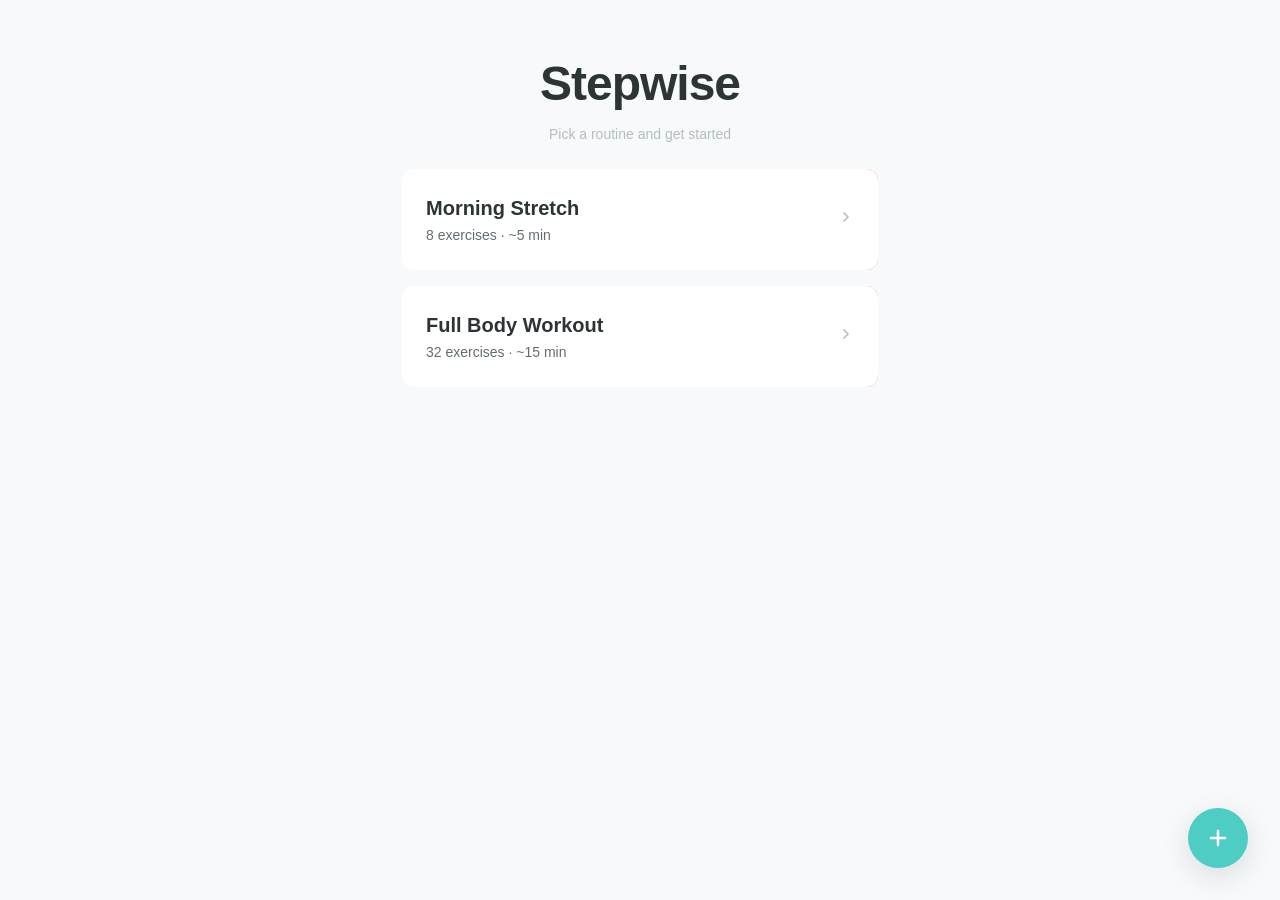
<file: index.html>
<!DOCTYPE html>
<html lang="en">
<head>
  <meta charset="UTF-8">
  <meta name="viewport" content="width=device-width, initial-scale=1.0, user-scalable=no">
  <meta name="description" content="A simple routine timer for workouts, stretching, and more.">
  <meta name="theme-color" content="#4ECDC4">
  <meta name="apple-mobile-web-app-capable" content="yes">
  <meta name="apple-mobile-web-app-status-bar-style" content="default">
  <title>Stepwise</title>
  <link rel="stylesheet" href="css/style.css">
</head>
<body>

  <!-- ==================== ROUTINE LIST SCREEN ==================== -->
  <div id="screen-list" class="screen active">
    <header class="app-header">
      <h1 class="app-title">Stepwise</h1>
      <p class="app-subtitle">Pick a routine and get started</p>
    </header>

    <div id="routine-list" class="routine-list">
      <!-- Routine cards rendered by JS -->
    </div>

    <button id="btn-new-routine" class="btn btn-primary btn-fab" aria-label="Create new routine">
      <svg width="24" height="24" viewBox="0 0 24 24" fill="none" stroke="currentColor" stroke-width="2.5" stroke-linecap="round"><line x1="12" y1="5" x2="12" y2="19"/><line x1="5" y1="12" x2="19" y2="12"/></svg>
    </button>
  </div>

  <!-- ==================== DETAIL SCREEN (editor + overview) ==================== -->
  <div id="screen-detail" class="screen">
    <header class="detail-header">
      <button id="btn-detail-back" class="btn btn-icon" aria-label="Back">
        <svg width="24" height="24" viewBox="0 0 24 24" fill="none" stroke="currentColor" stroke-width="2.5" stroke-linecap="round" stroke-linejoin="round"><polyline points="15 18 9 12 15 6"/></svg>
      </button>
      <input type="text" id="detail-routine-name" class="detail-name-input" placeholder="Routine name" maxlength="50">
      <button id="btn-detail-start" class="btn btn-primary btn-start">Start</button>
    </header>

    <div class="detail-body">
      <div id="detail-exercise-list" class="detail-exercise-list">
        <!-- Exercise rows rendered by JS -->
      </div>

      <div id="detail-add-buttons" class="detail-add-buttons">
        <button id="btn-detail-add" class="btn btn-add-inline">
          <svg width="18" height="18" viewBox="0 0 24 24" fill="none" stroke="currentColor" stroke-width="2.5" stroke-linecap="round"><line x1="12" y1="5" x2="12" y2="19"/><line x1="5" y1="12" x2="19" y2="12"/></svg>
          Add Exercise
        </button>
        <button id="btn-detail-add-group" class="btn btn-add-inline">
          <svg width="18" height="18" viewBox="0 0 24 24" fill="none" stroke="currentColor" stroke-width="2.5" stroke-linecap="round"><line x1="12" y1="5" x2="12" y2="19"/><line x1="5" y1="12" x2="19" y2="12"/></svg>
          Add Group
        </button>
      </div>
    </div>
  </div>

  <!-- ==================== PLAYER SCREEN ==================== -->
  <div id="screen-player" class="screen">
    <header class="player-header">
      <button id="btn-player-back" class="btn btn-icon" aria-label="Stop and go back">
        <svg width="24" height="24" viewBox="0 0 24 24" fill="none" stroke="currentColor" stroke-width="2.5" stroke-linecap="round" stroke-linejoin="round"><polyline points="15 18 9 12 15 6"/></svg>
      </button>
      <button id="btn-player-overview" class="player-header-center" aria-label="Show exercise overview">
        <span id="player-routine-name" class="player-routine-name"></span>
        <span id="player-progress" class="player-progress"></span>
      </button>
    </header>

    <div class="player-body">
      <!-- Timer ring -->
      <div class="timer-container">
        <svg class="timer-ring" viewBox="0 0 200 200">
          <circle class="timer-ring-bg" cx="100" cy="100" r="90"/>
          <circle id="timer-ring-progress" class="timer-ring-progress" cx="100" cy="100" r="90"/>
        </svg>
        <div class="timer-inner">
          <div id="timer-label" class="timer-label">GET READY</div>
          <div id="timer-value" class="timer-value">0:00</div>
          <div id="timer-type-label" class="timer-type-label"></div>
        </div>
      </div>

      <!-- Current exercise name -->
      <h2 id="player-exercise-name" class="player-exercise-name"></h2>

      <!-- Next exercise preview -->
      <p id="player-next" class="player-next"></p>

      <!-- Controls -->
      <div class="player-controls">
        <button id="btn-skip" class="btn btn-icon btn-control" aria-label="Skip to next">
          <svg width="32" height="32" viewBox="0 0 24 24" fill="currentColor"><path d="M6 18l8.5-6L6 6v12zm10-12v12h2V6h-2z"/></svg>
        </button>
        <button id="btn-play-pause" class="btn btn-play-pause" aria-label="Play or pause">
          <svg id="icon-play" width="40" height="40" viewBox="0 0 24 24" fill="currentColor"><path d="M8 5v14l11-7z"/></svg>
          <svg id="icon-pause" width="40" height="40" viewBox="0 0 24 24" fill="currentColor" style="display:none"><path d="M6 19h4V5H6v14zm8-14v14h4V5h-4z"/></svg>
        </button>
        <button id="btn-done-reps" class="btn btn-done-reps" style="display:none">Done</button>
      </div>
    </div>
  </div>

  <!-- ==================== COMPLETE SCREEN ==================== -->
  <div id="screen-complete" class="screen">
    <div class="complete-body">
      <div class="complete-icon">
        <svg width="80" height="80" viewBox="0 0 24 24" fill="none" stroke="currentColor" stroke-width="2" stroke-linecap="round" stroke-linejoin="round"><path d="M22 11.08V12a10 10 0 1 1-5.93-9.14"/><polyline points="22 4 12 14.01 9 11.01"/></svg>
      </div>
      <h2 class="complete-title">Done!</h2>
      <p id="complete-summary" class="complete-summary"></p>
      <button id="btn-complete-back" class="btn btn-primary btn-large">Back to Routines</button>
    </div>
  </div>

  <!-- ==================== EXERCISE EDITOR MODAL ==================== -->
  <div id="modal-exercise" class="modal-overlay" style="display:none">
    <div class="modal">
      <h3 class="modal-title" id="modal-exercise-title">Add Exercise</h3>

      <div class="form-group">
        <label for="ex-name">Exercise Name</label>
        <input type="text" id="ex-name" class="input" placeholder="e.g. Hamstring Stretch" maxlength="60">
      </div>

      <div class="form-group">
        <label for="ex-type">Type</label>
        <div class="toggle-group">
          <button id="ex-type-time" class="btn btn-toggle active" data-value="time">Time</button>
          <button id="ex-type-reps" class="btn btn-toggle" data-value="reps">Reps</button>
          <button id="ex-type-pause" class="btn btn-toggle" data-value="pause">Pause</button>
        </div>
      </div>

      <div class="form-group" id="ex-duration-group">
        <label for="ex-duration">Duration (seconds)</label>
        <input type="number" id="ex-duration" class="input" min="5" max="600" value="30">
      </div>

      <div class="form-group" id="ex-reps-group" style="display:none">
        <label for="ex-reps">Rep Count</label>
        <input type="number" id="ex-reps" class="input" min="1" max="200" value="10">
      </div>

      <div class="modal-actions">
        <button id="btn-modal-cancel" class="btn btn-outline">Cancel</button>
        <button id="btn-modal-save" class="btn btn-primary">Save</button>
      </div>
    </div>
  </div>

  <!-- ==================== GROUP EDITOR MODAL ==================== -->
  <div id="modal-group" class="modal-overlay" style="display:none">
    <div class="modal">
      <h3 class="modal-title" id="modal-group-title">Add Group</h3>
      <div class="form-group">
        <label for="group-name">Group Name</label>
        <input type="text" id="group-name" class="input" placeholder="e.g. Main Circuit" maxlength="50">
      </div>
      <div class="form-group">
        <label for="group-rounds">Rounds</label>
        <input type="number" id="group-rounds" class="input" min="2" max="20" value="3">
      </div>
      <div class="modal-actions">
        <button id="btn-group-cancel" class="btn btn-outline">Cancel</button>
        <button id="btn-group-save" class="btn btn-primary">Save</button>
      </div>
    </div>
  </div>

  <!-- ==================== CONFIRM DELETE MODAL ==================== -->
  <div id="modal-confirm" class="modal-overlay" style="display:none">
    <div class="modal modal-small">
      <p id="confirm-message" class="confirm-message"></p>
      <div class="modal-actions">
        <button id="btn-confirm-cancel" class="btn btn-outline">Cancel</button>
        <button id="btn-confirm-ok" class="btn btn-danger">Delete</button>
      </div>
    </div>
  </div>

  <script src="js/app.js"></script>
</body>
</html>
</file>
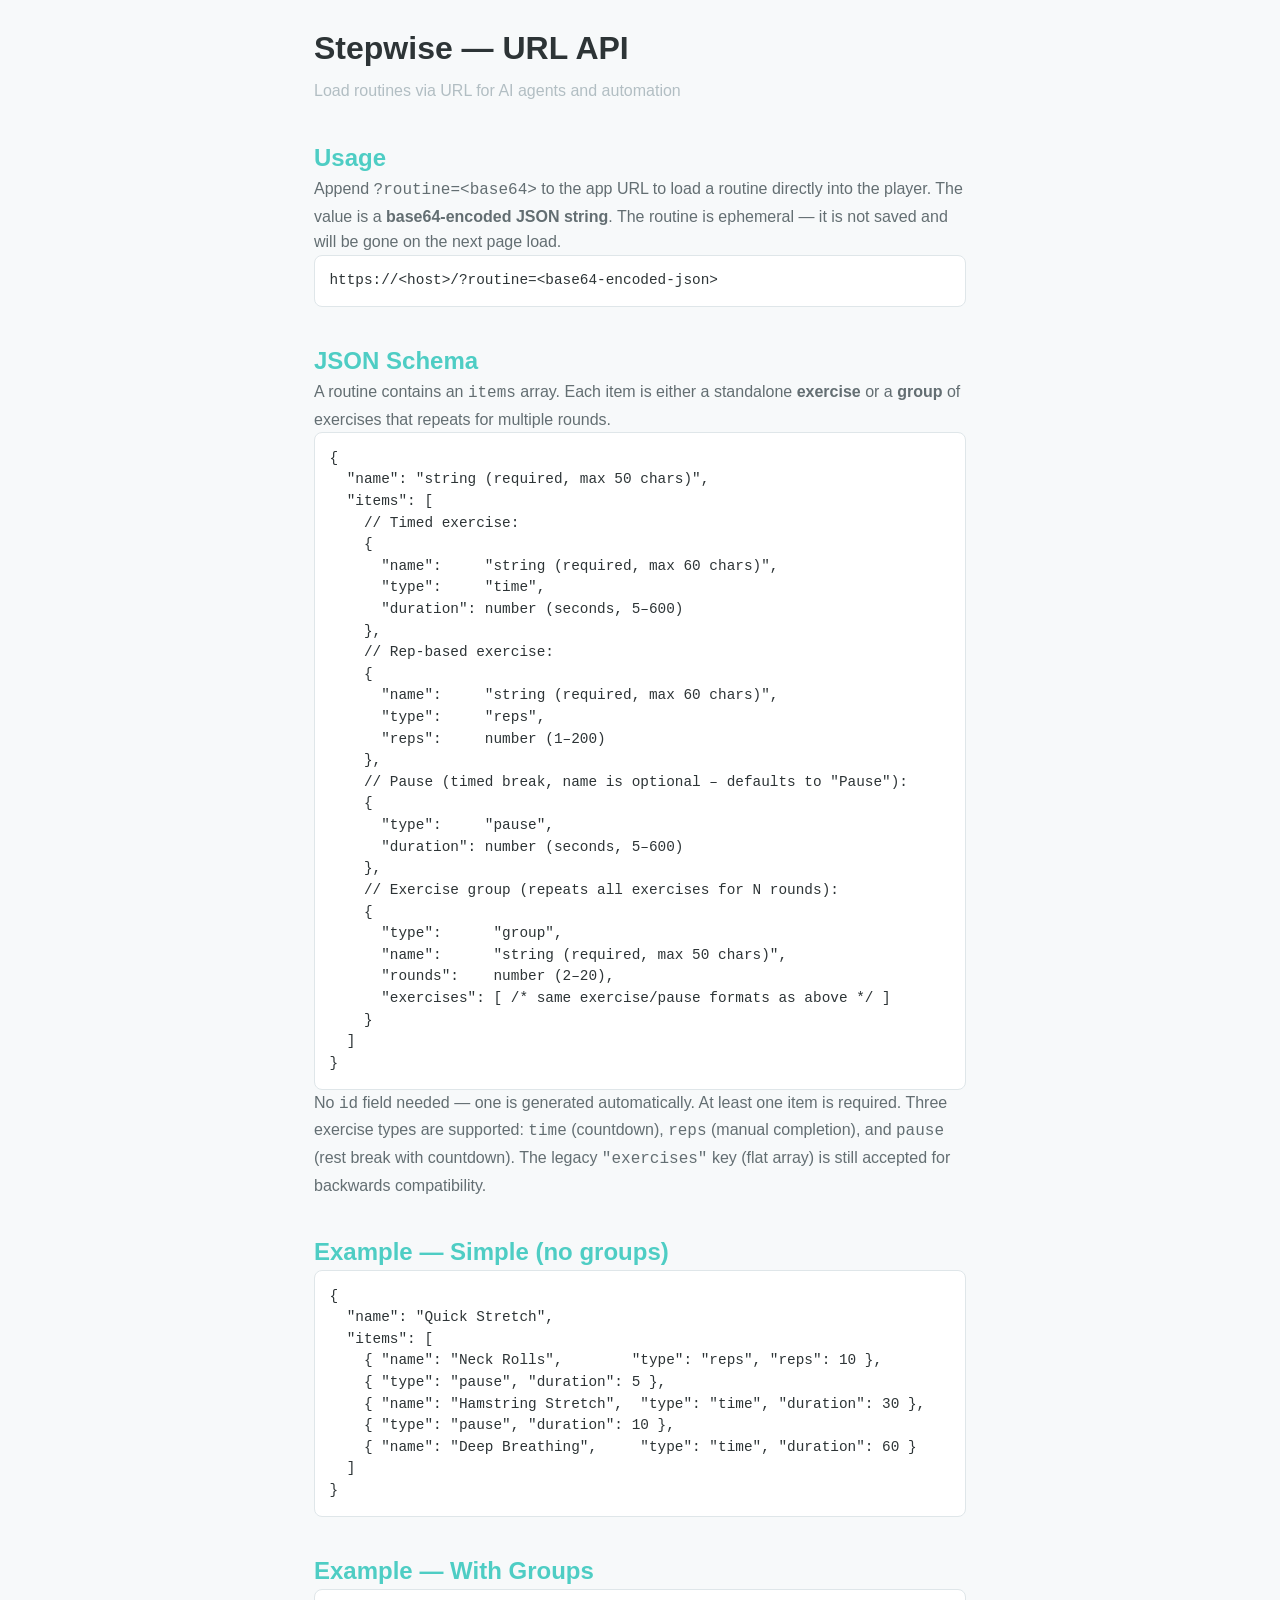
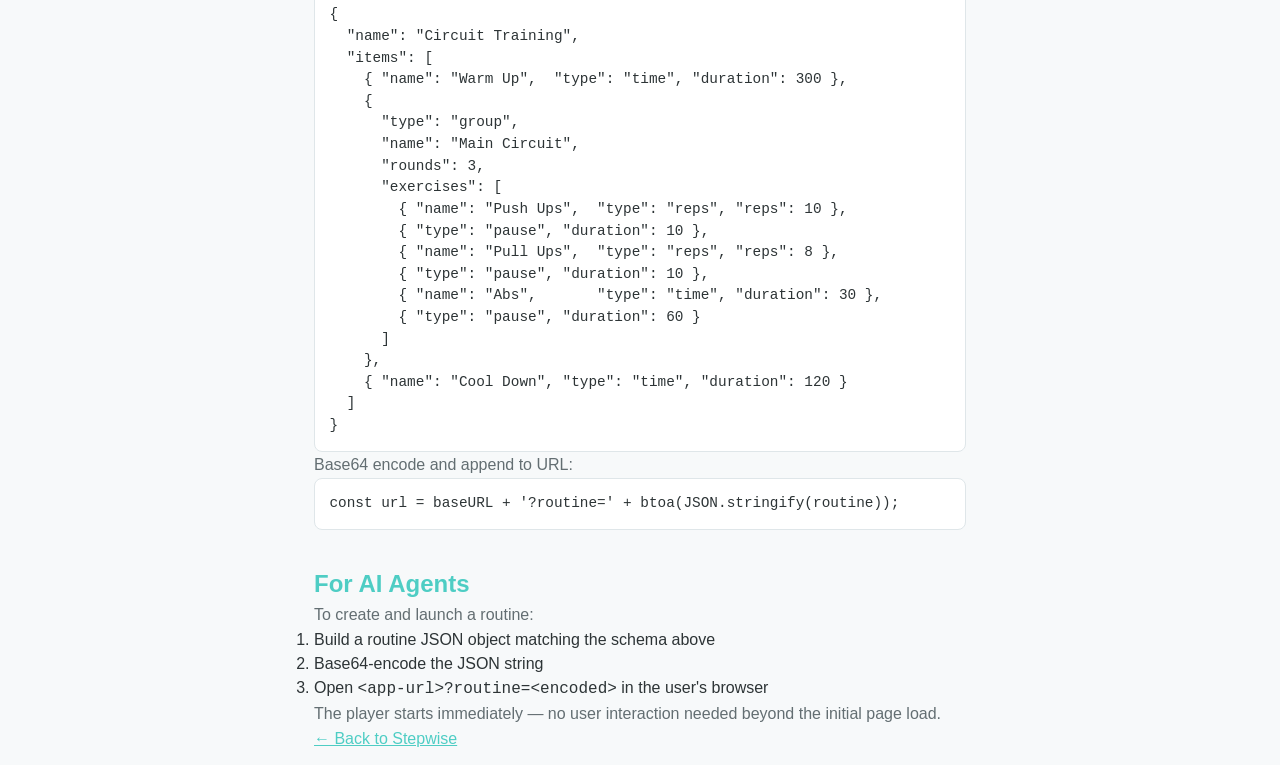
<file: help/index.html>
<!DOCTYPE html>
<html lang="en">
<head>
  <meta charset="UTF-8">
  <meta name="viewport" content="width=device-width, initial-scale=1.0">
  <title>Stepwise — URL API</title>
  <link rel="stylesheet" href="../css/style.css">
  <style>
    body { padding: 1.5em; max-width: 700px; margin: 0 auto; }
    h1 { margin-bottom: 0.2em; }
    h2 { color: var(--color-primary); margin-top: 1.5em; }
    pre { background: var(--color-surface); border: 1px solid var(--color-border);
          border-radius: 8px; padding: 1em; overflow-x: auto; font-size: 0.9em; line-height: 1.5; }
    code { font-family: 'SF Mono', 'Fira Code', Consolas, monospace; }
    p { line-height: 1.6; color: var(--color-text-secondary); }
    a { color: var(--color-primary); }
    .subtitle { color: var(--color-text-muted); margin-top: 0; }
  </style>
</head>
<body>

<h1>Stepwise — URL API</h1>
<p class="subtitle">Load routines via URL for AI agents and automation</p>

<h2>Usage</h2>
<p>
  Append <code>?routine=&lt;base64&gt;</code> to the app URL to load a routine
  directly into the player. The value is a <strong>base64-encoded JSON string</strong>.
  The routine is ephemeral — it is not saved and will be gone on the next page load.
</p>
<pre><code>https://&lt;host&gt;/?routine=&lt;base64-encoded-json&gt;</code></pre>

<h2>JSON Schema</h2>
<p>
  A routine contains an <code>items</code> array. Each item is either a standalone
  <strong>exercise</strong> or a <strong>group</strong> of exercises that repeats for
  multiple rounds.
</p>
<pre><code>{
  "name": "string (required, max 50 chars)",
  "items": [
    // Timed exercise:
    {
      "name":     "string (required, max 60 chars)",
      "type":     "time",
      "duration": number (seconds, 5–600)
    },
    // Rep-based exercise:
    {
      "name":     "string (required, max 60 chars)",
      "type":     "reps",
      "reps":     number (1–200)
    },
    // Pause (timed break, name is optional – defaults to "Pause"):
    {
      "type":     "pause",
      "duration": number (seconds, 5–600)
    },
    // Exercise group (repeats all exercises for N rounds):
    {
      "type":      "group",
      "name":      "string (required, max 50 chars)",
      "rounds":    number (2–20),
      "exercises": [ /* same exercise/pause formats as above */ ]
    }
  ]
}</code></pre>
<p>
  No <code>id</code> field needed — one is generated automatically.
  At least one item is required. Three exercise types are supported:
  <code>time</code> (countdown), <code>reps</code> (manual completion),
  and <code>pause</code> (rest break with countdown).
  The legacy <code>"exercises"</code> key (flat array) is still accepted for backwards
  compatibility.
</p>

<h2>Example — Simple (no groups)</h2>
<pre><code>{
  "name": "Quick Stretch",
  "items": [
    { "name": "Neck Rolls",        "type": "reps", "reps": 10 },
    { "type": "pause", "duration": 5 },
    { "name": "Hamstring Stretch",  "type": "time", "duration": 30 },
    { "type": "pause", "duration": 10 },
    { "name": "Deep Breathing",     "type": "time", "duration": 60 }
  ]
}</code></pre>

<h2>Example — With Groups</h2>
<pre><code>{
  "name": "Circuit Training",
  "items": [
    { "name": "Warm Up",  "type": "time", "duration": 300 },
    {
      "type": "group",
      "name": "Main Circuit",
      "rounds": 3,
      "exercises": [
        { "name": "Push Ups",  "type": "reps", "reps": 10 },
        { "type": "pause", "duration": 10 },
        { "name": "Pull Ups",  "type": "reps", "reps": 8 },
        { "type": "pause", "duration": 10 },
        { "name": "Abs",       "type": "time", "duration": 30 },
        { "type": "pause", "duration": 60 }
      ]
    },
    { "name": "Cool Down", "type": "time", "duration": 120 }
  ]
}</code></pre>

<p>Base64 encode and append to URL:</p>
<pre><code>const url = baseURL + '?routine=' + btoa(JSON.stringify(routine));</code></pre>

<h2>For AI Agents</h2>
<p>
  To create and launch a routine:
</p>
<ol>
  <li>Build a routine JSON object matching the schema above</li>
  <li>Base64-encode the JSON string</li>
  <li>Open <code>&lt;app-url&gt;?routine=&lt;encoded&gt;</code> in the user's browser</li>
</ol>
<p>The player starts immediately — no user interaction needed beyond the initial page load.</p>

<p><a href="../">← Back to Stepwise</a></p>

</body>
</html>
</file>
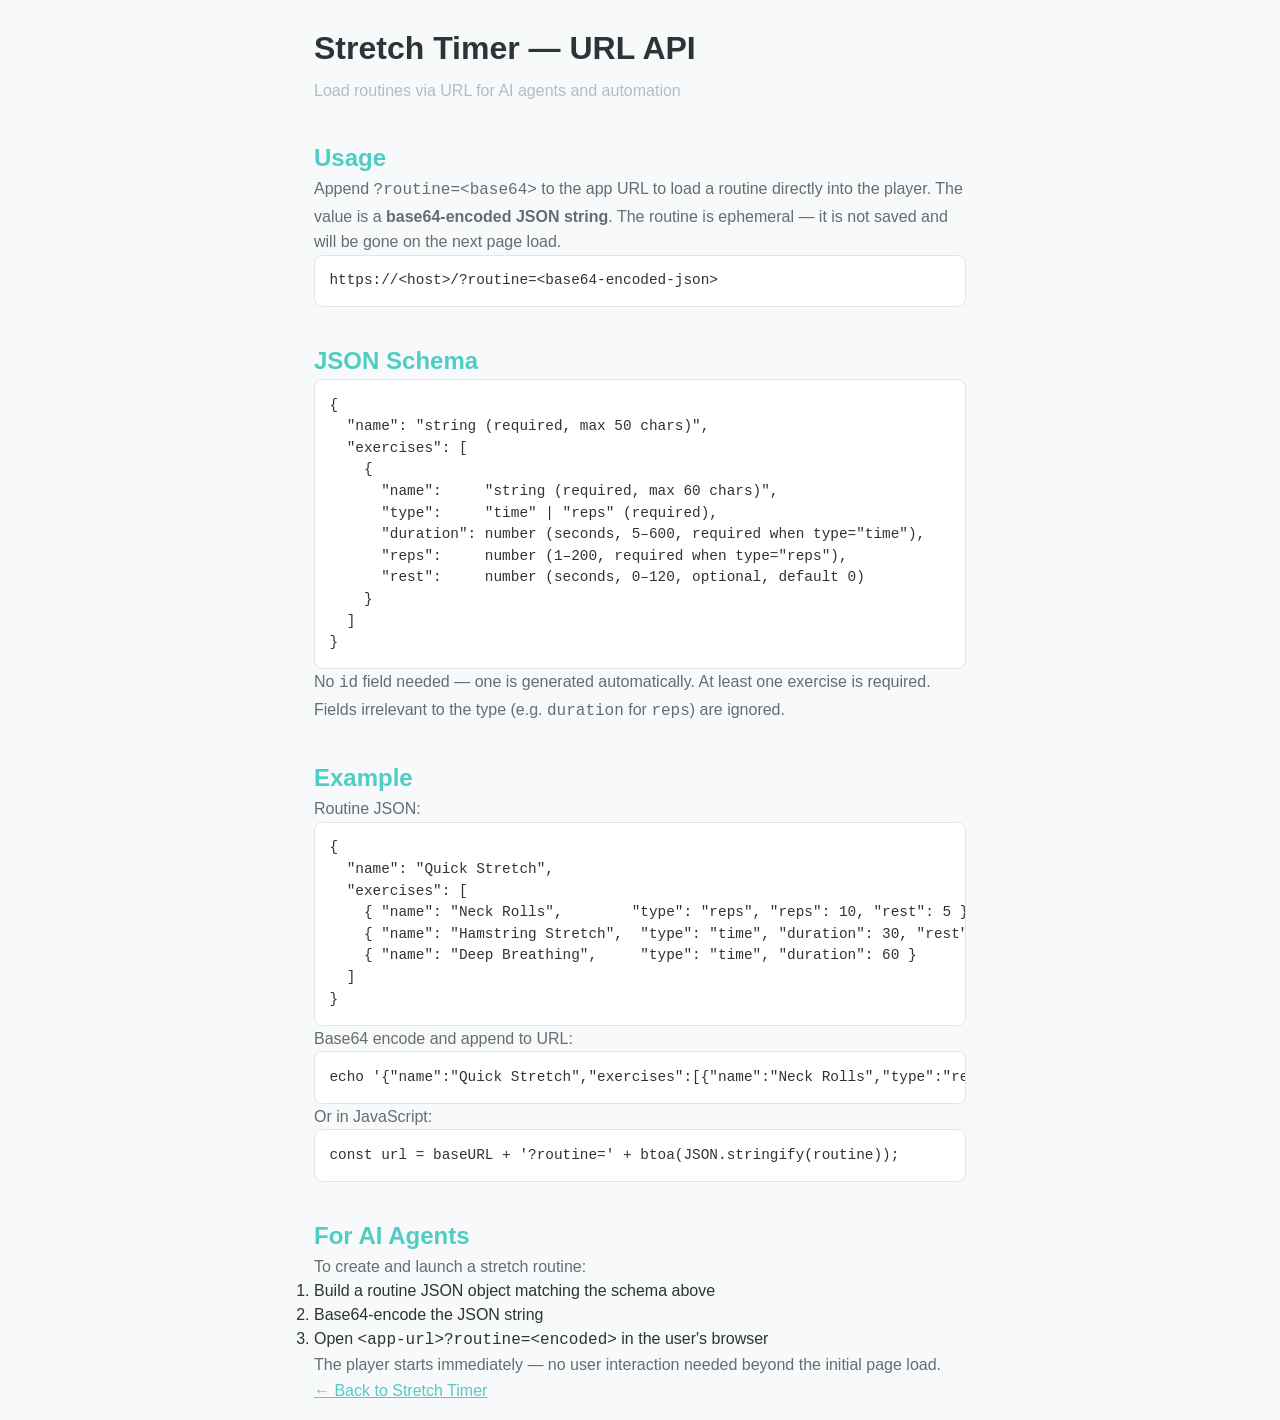
<file: help.html>
<!DOCTYPE html>
<html lang="en">
<head>
  <meta charset="UTF-8">
  <meta name="viewport" content="width=device-width, initial-scale=1.0">
  <title>Stretch Timer — URL API</title>
  <link rel="stylesheet" href="css/style.css">
  <style>
    body { padding: 1.5em; max-width: 700px; margin: 0 auto; }
    h1 { margin-bottom: 0.2em; }
    h2 { color: var(--color-primary); margin-top: 1.5em; }
    pre { background: var(--color-surface); border: 1px solid var(--color-border);
          border-radius: 8px; padding: 1em; overflow-x: auto; font-size: 0.9em; line-height: 1.5; }
    code { font-family: 'SF Mono', 'Fira Code', Consolas, monospace; }
    p { line-height: 1.6; color: var(--color-text-secondary); }
    a { color: var(--color-primary); }
    .subtitle { color: var(--color-text-muted); margin-top: 0; }
  </style>
</head>
<body>

<h1>Stretch Timer — URL API</h1>
<p class="subtitle">Load routines via URL for AI agents and automation</p>

<h2>Usage</h2>
<p>
  Append <code>?routine=&lt;base64&gt;</code> to the app URL to load a routine
  directly into the player. The value is a <strong>base64-encoded JSON string</strong>.
  The routine is ephemeral — it is not saved and will be gone on the next page load.
</p>
<pre><code>https://&lt;host&gt;/?routine=&lt;base64-encoded-json&gt;</code></pre>

<h2>JSON Schema</h2>
<pre><code>{
  "name": "string (required, max 50 chars)",
  "exercises": [
    {
      "name":     "string (required, max 60 chars)",
      "type":     "time" | "reps" (required),
      "duration": number (seconds, 5–600, required when type="time"),
      "reps":     number (1–200, required when type="reps"),
      "rest":     number (seconds, 0–120, optional, default 0)
    }
  ]
}</code></pre>
<p>
  No <code>id</code> field needed — one is generated automatically.
  At least one exercise is required.
  Fields irrelevant to the type (e.g. <code>duration</code> for <code>reps</code>) are ignored.
</p>

<h2>Example</h2>
<p>Routine JSON:</p>
<pre><code>{
  "name": "Quick Stretch",
  "exercises": [
    { "name": "Neck Rolls",        "type": "reps", "reps": 10, "rest": 5 },
    { "name": "Hamstring Stretch",  "type": "time", "duration": 30, "rest": 10 },
    { "name": "Deep Breathing",     "type": "time", "duration": 60 }
  ]
}</code></pre>

<p>Base64 encode and append to URL:</p>
<pre><code>echo '{"name":"Quick Stretch","exercises":[{"name":"Neck Rolls","type":"reps","reps":10,"rest":5},{"name":"Hamstring Stretch","type":"time","duration":30,"rest":10},{"name":"Deep Breathing","type":"time","duration":60}]}' | base64</code></pre>

<p>Or in JavaScript:</p>
<pre><code>const url = baseURL + '?routine=' + btoa(JSON.stringify(routine));</code></pre>

<h2>For AI Agents</h2>
<p>
  To create and launch a stretch routine:
</p>
<ol>
  <li>Build a routine JSON object matching the schema above</li>
  <li>Base64-encode the JSON string</li>
  <li>Open <code>&lt;app-url&gt;?routine=&lt;encoded&gt;</code> in the user's browser</li>
</ol>
<p>The player starts immediately — no user interaction needed beyond the initial page load.</p>

<p><a href="./">← Back to Stretch Timer</a></p>

</body>
</html>
</file>
<file: css/style.css>
/* ==========================================================================
   CSS Custom Properties & Theming
   ========================================================================== */

:root {
  /* Primary palette */
  --color-primary: #4ECDC4;
  --color-primary-dark: #3AB5AD;
  --color-primary-light: #A8E6CF;
  --color-accent: #FF6B6B;
  --color-accent-dark: #E05555;

  /* Neutrals */
  --color-bg: #F7F9FA;
  --color-surface: #FFFFFF;
  --color-surface-hover: #F0F4F5;
  --color-text: #2D3436;
  --color-text-secondary: #636E72;
  --color-text-muted: #B2BEC3;
  --color-border: #DFE6E9;

  /* Shadows */
  --shadow-sm: 0 1px 3px rgba(0, 0, 0, 0.06);
  --shadow-md: 0 4px 12px rgba(0, 0, 0, 0.08);
  --shadow-lg: 0 8px 30px rgba(0, 0, 0, 0.12);

  /* Radii */
  --radius-sm: 8px;
  --radius-md: 12px;
  --radius-lg: 20px;
  --radius-full: 50%;

  /* Spacing */
  --space-xs: 4px;
  --space-sm: 8px;
  --space-md: 16px;
  --space-lg: 24px;
  --space-xl: 32px;
  --space-2xl: 48px;

  /* Typography */
  --font-family: -apple-system, BlinkMacSystemFont, 'Segoe UI', Roboto, Oxygen,
    Ubuntu, Cantarell, sans-serif;
  --font-size-sm: 0.875rem;
  --font-size-base: 1rem;
  --font-size-lg: 1.25rem;
  --font-size-xl: 1.5rem;
  --font-size-2xl: 2rem;
  --font-size-3xl: 3rem;
  --font-size-timer: 4rem;

  /* Transitions */
  --transition-fast: 150ms ease;
  --transition-normal: 250ms ease;
  --transition-slow: 400ms ease;

  /* Timer ring */
  --ring-size: 240px;
  --ring-stroke: 8;
  --ring-color: var(--color-primary);
  --ring-bg-color: var(--color-border);
}

/* ---------- Dark mode ---------- */
@media (prefers-color-scheme: dark) {
  :root {
    --color-bg: #1A1D21;
    --color-surface: #23272E;
    --color-surface-hover: #2C3038;
    --color-text: #ECF0F1;
    --color-text-secondary: #A0AAB0;
    --color-text-muted: #5A6368;
    --color-border: #353B43;
    --shadow-sm: 0 1px 3px rgba(0, 0, 0, 0.2);
    --shadow-md: 0 4px 12px rgba(0, 0, 0, 0.3);
    --shadow-lg: 0 8px 30px rgba(0, 0, 0, 0.4);
    --ring-bg-color: #353B43;
  }
}

/* ==========================================================================
   Reset & Base
   ========================================================================== */

*,
*::before,
*::after {
  box-sizing: border-box;
  margin: 0;
  padding: 0;
}

html {
  font-size: 16px;
  -webkit-tap-highlight-color: transparent;
  scroll-behavior: smooth;
}

body {
  font-family: var(--font-family);
  background: var(--color-bg);
  color: var(--color-text);
  line-height: 1.5;
  min-height: 100dvh;
  overflow-x: hidden;
  -webkit-font-smoothing: antialiased;
}

input, button, textarea, select {
  font: inherit;
  color: inherit;
}

button {
  cursor: pointer;
  border: none;
  background: none;
}

/* ==========================================================================
   Screens
   ========================================================================== */

.screen {
  display: none;
  min-height: 100dvh;
  flex-direction: column;
  animation: fadeIn var(--transition-normal) ease;
}

.screen.active {
  display: flex;
}

@keyframes fadeIn {
  from { opacity: 0; transform: translateY(8px); }
  to   { opacity: 1; transform: translateY(0); }
}

/* ==========================================================================
   Buttons
   ========================================================================== */

.btn {
  display: inline-flex;
  align-items: center;
  justify-content: center;
  gap: var(--space-sm);
  border-radius: var(--radius-sm);
  font-weight: 600;
  font-size: var(--font-size-base);
  padding: var(--space-sm) var(--space-md);
  min-height: 48px;
  min-width: 48px;
  transition: background var(--transition-fast), transform var(--transition-fast),
    box-shadow var(--transition-fast);
  user-select: none;
  -webkit-user-select: none;
}

.btn:active {
  transform: scale(0.96);
}

.btn-primary {
  background: var(--color-primary);
  color: #fff;
}

.btn-primary:hover {
  background: var(--color-primary-dark);
}

.btn-danger {
  background: var(--color-accent);
  color: #fff;
}

.btn-danger:hover {
  background: var(--color-accent-dark);
}

.btn-outline {
  border: 2px solid var(--color-border);
  color: var(--color-text-secondary);
  background: transparent;
}

.btn-outline:hover {
  background: var(--color-surface-hover);
}

.btn-text {
  color: var(--color-primary);
  font-weight: 700;
}

.btn-icon {
  background: transparent;
  color: var(--color-text-secondary);
  border-radius: var(--radius-full);
  padding: var(--space-sm);
}

.btn-icon:hover {
  background: var(--color-surface-hover);
}

.btn-small {
  min-height: 36px;
  font-size: var(--font-size-sm);
  padding: var(--space-xs) var(--space-md);
}

.btn-large {
  font-size: var(--font-size-lg);
  padding: var(--space-md) var(--space-xl);
  border-radius: var(--radius-md);
}

/* Floating action button */
.btn-fab {
  position: fixed;
  bottom: var(--space-xl);
  right: var(--space-xl);
  width: 60px;
  height: 60px;
  border-radius: var(--radius-full);
  box-shadow: var(--shadow-lg);
  z-index: 10;
}

/* ==========================================================================
   Inputs
   ========================================================================== */

.input {
  width: 100%;
  padding: var(--space-sm) var(--space-md);
  border: 2px solid var(--color-border);
  border-radius: var(--radius-sm);
  background: var(--color-surface);
  font-size: var(--font-size-base);
  min-height: 48px;
  transition: border-color var(--transition-fast);
  outline: none;
}

.input:focus {
  border-color: var(--color-primary);
}

/* ==========================================================================
   SCREEN: Routine List
   ========================================================================== */

.app-header {
  padding: var(--space-2xl) var(--space-lg) var(--space-lg);
  text-align: center;
}

.app-title {
  font-size: var(--font-size-3xl);
  font-weight: 800;
  letter-spacing: -1px;
  color: var(--color-text);
}

.app-subtitle {
  font-size: var(--font-size-sm);
  color: var(--color-text-muted);
  margin-top: var(--space-xs);
}

.routine-list {
  padding: 0 var(--space-md) 100px;
  display: flex;
  flex-direction: column;
  gap: var(--space-md);
  max-width: 540px;
  margin: 0 auto;
  width: 100%;
}

/* --- Swipe container (shared by cards & exercise items) --- */

.swipe-container {
  position: relative;
  overflow: hidden;
  border-radius: var(--radius-md);
}

.swipe-delete-zone {
  position: absolute;
  right: 0;
  top: 0;
  bottom: 0;
  width: 90px;
  background: var(--color-accent);
  color: #fff;
  display: flex;
  align-items: center;
  justify-content: center;
  font-weight: 700;
  font-size: var(--font-size-sm);
}

.swipe-content {
  position: relative;
  z-index: 1;
  background: var(--color-surface);
  transition: transform 0.25s ease;
}

.swipe-content.swiping {
  transition: none;
}

/* Routine card */
.routine-card {
  padding: var(--space-lg);
  display: flex;
  align-items: center;
  gap: var(--space-md);
  cursor: pointer;
}

.routine-card-info {
  flex: 1;
  min-width: 0;
}

.routine-card-name {
  font-size: var(--font-size-lg);
  font-weight: 700;
  white-space: nowrap;
  overflow: hidden;
  text-overflow: ellipsis;
}

.routine-card-meta {
  font-size: var(--font-size-sm);
  color: var(--color-text-secondary);
  margin-top: 2px;
}

.routine-card-chevron {
  color: var(--color-text-muted);
  flex-shrink: 0;
}

/* Empty state */
.empty-state {
  text-align: center;
  padding: var(--space-2xl) var(--space-lg);
  color: var(--color-text-muted);
}

.empty-state svg {
  opacity: 0.3;
  margin-bottom: var(--space-md);
}

/* ==========================================================================
   SCREEN: Detail (editor + overview combined)
   ========================================================================== */

.detail-header {
  display: flex;
  align-items: center;
  padding: var(--space-md);
  gap: var(--space-sm);
  border-bottom: 1px solid var(--color-border);
  background: var(--color-surface);
  position: sticky;
  top: 0;
  z-index: 5;
}

.detail-name-input {
  flex: 1;
  border: none;
  background: transparent;
  font-size: var(--font-size-lg);
  font-weight: 700;
  padding: var(--space-xs) var(--space-sm);
  outline: none;
  min-width: 0;
  border-radius: var(--radius-sm);
  transition: background var(--transition-fast);
}

.detail-name-input:focus {
  background: var(--color-surface-hover);
}

.detail-name-input:read-only {
  pointer-events: none;
}

.btn-start {
  border-radius: var(--radius-lg);
  padding: var(--space-sm) var(--space-lg);
  font-weight: 700;
  min-height: 40px;
  white-space: nowrap;
}

.detail-body {
  flex: 1;
  padding: var(--space-md);
  padding-bottom: 100px;
  max-width: 540px;
  margin: 0 auto;
  width: 100%;
}

.detail-exercise-list {
  display: flex;
  flex-direction: column;
  gap: 2px;
}

/* --- Exercise item (inside detail screen) --- */

.exercise-item {
  position: relative;
  overflow: hidden;
  border-radius: var(--radius-sm);
}

.exercise-item-delete {
  position: absolute;
  right: 0;
  top: 0;
  bottom: 0;
  width: 80px;
  background: var(--color-accent);
  color: #fff;
  display: flex;
  align-items: center;
  justify-content: center;
  font-weight: 700;
  font-size: var(--font-size-sm);
}

.exercise-item-content {
  position: relative;
  z-index: 1;
  background: var(--color-surface);
  display: flex;
  align-items: center;
  gap: var(--space-md);
  padding: var(--space-md);
  min-height: 56px;
  transition: transform 0.25s ease;
  cursor: pointer;
}

.exercise-item-content.swiping {
  transition: none;
}

.exercise-item-handle {
  color: var(--color-text-muted);
  cursor: grab;
  flex-shrink: 0;
  display: flex;
  align-items: center;
  touch-action: none;
  padding: var(--space-xs);
}

.exercise-item-handle:active {
  cursor: grabbing;
}

.exercise-item-name {
  flex: 1;
  font-weight: 600;
  font-size: var(--font-size-base);
  min-width: 0;
  white-space: nowrap;
  overflow: hidden;
  text-overflow: ellipsis;
}

.exercise-item-badge {
  flex-shrink: 0;
  font-size: var(--font-size-sm);
  font-weight: 600;
  color: var(--color-primary-dark);
  background: rgba(78, 205, 196, 0.12);
  padding: 2px 10px;
  border-radius: 100px;
  white-space: nowrap;
}

@media (prefers-color-scheme: dark) {
  .exercise-item-badge {
    background: rgba(78, 205, 196, 0.15);
    color: var(--color-primary);
  }
}

/* Pause items – compact and subdued */
.exercise-item-pause .exercise-item-content {
  min-height: 36px;
  padding: var(--space-xs) var(--space-md);
}

.exercise-item-pause .exercise-item-name {
  font-weight: 500;
  font-size: var(--font-size-sm);
  color: var(--color-text-muted);
}

.exercise-item-pause .exercise-item-badge {
  font-weight: 500;
  color: var(--color-text-muted);
  background: transparent;
  padding: 0;
}

.exercise-item-pause.current .exercise-item-name {
  color: rgba(255, 255, 255, 0.75);
}

.exercise-item-pause.current .exercise-item-badge {
  color: rgba(255, 255, 255, 0.6);
  background: transparent;
}

/* Overview mode status indicators */
.exercise-item-status {
  width: 24px;
  height: 24px;
  display: flex;
  align-items: center;
  justify-content: center;
  flex-shrink: 0;
  font-size: var(--font-size-sm);
  font-weight: 700;
  color: var(--color-text-muted);
}

.exercise-item.current {
  background: var(--color-primary);
  border-radius: var(--radius-sm);
}

.exercise-item.current .exercise-item-content {
  background: transparent;
}

.exercise-item.current .exercise-item-name {
  color: #fff;
}

.exercise-item.current .exercise-item-badge {
  background: rgba(255, 255, 255, 0.2);
  color: #fff;
}

.exercise-item.current .exercise-item-status {
  color: rgba(255, 255, 255, 0.75);
}

.exercise-item.done {
  opacity: 0.4;
}

.exercise-item.done .exercise-item-status {
  color: var(--color-primary);
}

/* Add exercise button (inline) */
.btn-add-inline {
  display: flex;
  align-items: center;
  justify-content: center;
  gap: var(--space-sm);
  width: 100%;
  margin-top: var(--space-md);
  padding: var(--space-md);
  border: 2px dashed var(--color-border);
  border-radius: var(--radius-sm);
  color: var(--color-text-muted);
  font-weight: 600;
  font-size: var(--font-size-sm);
  background: transparent;
  cursor: pointer;
  min-height: 48px;
  transition: border-color var(--transition-fast), color var(--transition-fast);
}

.btn-add-inline:hover {
  border-color: var(--color-primary);
  color: var(--color-primary);
}

/* --- Group container (inside detail screen) --- */

.group-container {
  border: 2px solid var(--color-border);
  border-radius: var(--radius-md);
  overflow: hidden;
  margin: 4px 0;
}

.group-header {
  position: relative;
  overflow: hidden;
  border-radius: 0;
}

.group-header-delete {
  position: absolute;
  right: 0;
  top: 0;
  bottom: 0;
  width: 80px;
  background: var(--color-accent);
  color: #fff;
  display: flex;
  align-items: center;
  justify-content: center;
  font-weight: 700;
  font-size: var(--font-size-sm);
}

.group-header-content {
  position: relative;
  z-index: 1;
  display: flex;
  align-items: center;
  gap: var(--space-md);
  padding: var(--space-md);
  background: var(--color-surface-hover);
  cursor: pointer;
  min-height: 56px;
  transition: transform 0.25s ease;
}

.group-header-content.swiping {
  transition: none;
}

.group-header-name {
  flex: 1;
  font-weight: 700;
  font-size: var(--font-size-base);
}

.group-header-rounds {
  font-size: var(--font-size-sm);
  font-weight: 700;
  color: var(--color-primary-dark);
  background: rgba(78, 205, 196, 0.12);
  padding: 2px 10px;
  border-radius: 100px;
}

@media (prefers-color-scheme: dark) {
  .group-header-rounds {
    background: rgba(78, 205, 196, 0.15);
    color: var(--color-primary);
  }
}

.group-exercises {
  padding-left: var(--space-md);
}

.btn-add-group-exercise {
  display: flex;
  align-items: center;
  justify-content: center;
  gap: var(--space-sm);
  width: 100%;
  padding: var(--space-sm) var(--space-md);
  border: none;
  border-top: 1px solid var(--color-border);
  color: var(--color-text-muted);
  font-weight: 600;
  font-size: var(--font-size-sm);
  background: transparent;
  cursor: pointer;
  min-height: 40px;
}

.btn-add-group-exercise:hover {
  color: var(--color-primary);
  background: var(--color-surface-hover);
}

/* Detail add buttons wrapper */
.detail-add-buttons {
  display: flex;
  gap: var(--space-sm);
  margin-top: var(--space-md);
}

.detail-add-buttons .btn-add-inline {
  flex: 1;
  margin-top: 0;
}

/* Overview group separator */
.group-round-header {
  padding: var(--space-sm) var(--space-md);
  font-size: var(--font-size-sm);
  font-weight: 700;
  color: var(--color-text-muted);
  text-transform: uppercase;
  letter-spacing: 0.5px;
}

.group-round-header.done {
  opacity: 0.4;
}

.overview-group-exercise {
  margin-left: var(--space-lg);
}

/* Drag placeholder */
.drag-placeholder {
  border: 2px dashed var(--color-primary);
  border-radius: var(--radius-sm);
  background: rgba(78, 205, 196, 0.06);
  transition: height var(--transition-fast);
}

.exercise-item.dragging,
.group-container.dragging {
  position: fixed;
  z-index: 1000;
  box-shadow: var(--shadow-lg);
  opacity: 0.92;
  pointer-events: none;
  border-radius: var(--radius-sm);
}

/* ==========================================================================
   Toggle group (time / reps)
   ========================================================================== */

.toggle-group {
  display: flex;
  border: 2px solid var(--color-border);
  border-radius: var(--radius-sm);
  overflow: hidden;
}

.btn-toggle {
  flex: 1;
  padding: var(--space-sm) var(--space-md);
  font-weight: 600;
  font-size: var(--font-size-base);
  min-height: 48px;
  color: var(--color-text-secondary);
  background: var(--color-surface);
  transition: background var(--transition-fast), color var(--transition-fast);
  border-radius: 0;
}

.btn-toggle.active {
  background: var(--color-primary);
  color: #fff;
}

/* ==========================================================================
   Form groups (used in modals)
   ========================================================================== */

.form-group {
  margin-bottom: var(--space-lg);
}

.form-group label {
  display: block;
  font-size: var(--font-size-sm);
  font-weight: 600;
  color: var(--color-text-secondary);
  margin-bottom: var(--space-xs);
  text-transform: uppercase;
  letter-spacing: 0.5px;
}

/* ==========================================================================
   SCREEN: Player
   ========================================================================== */

.player-header {
  display: flex;
  align-items: center;
  padding: var(--space-md);
  gap: var(--space-sm);
}

.player-header-center {
  flex: 1;
  display: flex;
  flex-direction: column;
  align-items: center;
  gap: 2px;
  background: none;
  border: none;
  cursor: pointer;
  border-radius: var(--radius-sm);
  padding: var(--space-xs) var(--space-sm);
  min-height: 0;
  transition: background var(--transition-fast);
}

.player-header-center:hover {
  background: var(--color-surface-hover);
}

.player-routine-name {
  font-weight: 700;
  font-size: var(--font-size-base);
  white-space: nowrap;
  overflow: hidden;
  text-overflow: ellipsis;
  max-width: 100%;
  color: var(--color-text);
}

.player-progress {
  font-size: var(--font-size-sm);
  color: var(--color-text-muted);
  white-space: nowrap;
}

.player-body {
  flex: 1;
  display: flex;
  flex-direction: column;
  align-items: center;
  justify-content: center;
  padding: var(--space-md);
  gap: var(--space-lg);
}

/* Timer ring */
.timer-container {
  position: relative;
  width: var(--ring-size);
  height: var(--ring-size);
  flex-shrink: 0;
}

.timer-ring {
  width: 100%;
  height: 100%;
  transform: rotate(-90deg);
}

.timer-ring-bg {
  fill: none;
  stroke: var(--ring-bg-color);
  stroke-width: var(--ring-stroke);
}

.timer-ring-progress {
  fill: none;
  stroke: var(--ring-color);
  stroke-width: var(--ring-stroke);
  stroke-linecap: round;
  stroke-dasharray: 565.49;
  stroke-dashoffset: 0;
  transition: stroke-dashoffset 0.3s linear;
}

.timer-inner {
  position: absolute;
  inset: 0;
  display: flex;
  flex-direction: column;
  align-items: center;
  justify-content: center;
}

.timer-label {
  font-size: var(--font-size-sm);
  font-weight: 700;
  text-transform: uppercase;
  letter-spacing: 1px;
  color: var(--color-text-muted);
}

.timer-value {
  font-size: var(--font-size-timer);
  font-weight: 800;
  line-height: 1;
  font-variant-numeric: tabular-nums;
  color: var(--color-text);
}

.timer-type-label {
  font-size: var(--font-size-sm);
  color: var(--color-text-secondary);
  margin-top: var(--space-xs);
}

.player-exercise-name {
  font-size: var(--font-size-2xl);
  font-weight: 800;
  text-align: center;
  line-height: 1.2;
  max-width: 360px;
}

.player-next {
  font-size: var(--font-size-base);
  color: var(--color-text-muted);
  text-align: center;
}

/* Player controls */
.player-controls {
  display: flex;
  align-items: center;
  justify-content: center;
  gap: var(--space-xl);
  padding: var(--space-lg) 0;
}

.btn-play-pause {
  width: 72px;
  height: 72px;
  border-radius: var(--radius-full);
  background: var(--color-primary);
  color: #fff;
  box-shadow: var(--shadow-md);
  display: flex;
  align-items: center;
  justify-content: center;
  transition: background var(--transition-fast), transform var(--transition-fast);
}

.btn-play-pause:hover {
  background: var(--color-primary-dark);
}

.btn-play-pause:active {
  transform: scale(0.93);
}

.btn-control {
  color: var(--color-text-secondary);
}

.btn-done-reps {
  font-size: var(--font-size-xl);
  font-weight: 800;
  padding: var(--space-md) var(--space-2xl);
  background: var(--color-primary);
  color: #fff;
  border-radius: var(--radius-lg);
  box-shadow: var(--shadow-md);
  min-height: 56px;
  transition: background var(--transition-fast), transform var(--transition-fast);
}

.btn-done-reps:hover {
  background: var(--color-primary-dark);
}

.btn-done-reps:active {
  transform: scale(0.95);
}

/* Pause phase styling */
.player-body.pause-phase .timer-ring-progress {
  stroke: var(--color-primary-light);
}

.player-body.pause-phase .player-exercise-name {
  color: var(--color-text-muted);
}

/* ==========================================================================
   SCREEN: Complete
   ========================================================================== */

.complete-body {
  flex: 1;
  display: flex;
  flex-direction: column;
  align-items: center;
  justify-content: center;
  padding: var(--space-xl);
  text-align: center;
  gap: var(--space-lg);
}

.complete-icon {
  color: var(--color-primary);
  animation: popIn 0.5s cubic-bezier(0.175, 0.885, 0.32, 1.275);
}

@keyframes popIn {
  0%   { transform: scale(0); opacity: 0; }
  100% { transform: scale(1); opacity: 1; }
}

.complete-title {
  font-size: var(--font-size-3xl);
  font-weight: 800;
}

.complete-summary {
  font-size: var(--font-size-lg);
  color: var(--color-text-secondary);
  max-width: 300px;
}

/* ==========================================================================
   Modals
   ========================================================================== */

.modal-overlay {
  position: fixed;
  inset: 0;
  background: rgba(0, 0, 0, 0.4);
  display: flex;
  align-items: center;
  justify-content: center;
  z-index: 100;
  padding: var(--space-md);
  animation: fadeInOverlay var(--transition-fast);
}

@keyframes fadeInOverlay {
  from { opacity: 0; }
  to   { opacity: 1; }
}

.modal {
  background: var(--color-surface);
  border-radius: var(--radius-lg);
  box-shadow: var(--shadow-lg);
  padding: var(--space-xl);
  width: 100%;
  max-width: 400px;
  animation: slideUp var(--transition-normal) cubic-bezier(0.175, 0.885, 0.32, 1.275);
}

.modal-small {
  max-width: 320px;
  text-align: center;
}

@keyframes slideUp {
  from { opacity: 0; transform: translateY(20px); }
  to   { opacity: 1; transform: translateY(0); }
}

.modal-title {
  font-size: var(--font-size-xl);
  font-weight: 700;
  margin-bottom: var(--space-lg);
}

.modal-actions {
  display: flex;
  gap: var(--space-sm);
  margin-top: var(--space-lg);
}

.modal-actions .btn {
  flex: 1;
}

.confirm-message {
  font-size: var(--font-size-lg);
  margin-bottom: var(--space-md);
  color: var(--color-text);
}

/* ==========================================================================
   Responsive
   ========================================================================== */

@media (min-width: 600px) {
  :root {
    --ring-size: 280px;
    --font-size-timer: 5rem;
  }

  .routine-list {
    padding: 0 var(--space-xl) 100px;
  }
}

@media (max-width: 380px) {
  :root {
    --ring-size: 200px;
    --font-size-timer: 3rem;
    --font-size-2xl: 1.5rem;
  }
}

/* ==========================================================================
   Utility / Misc
   ========================================================================== */

body.modal-open {
  overflow: hidden;
}

.sr-only {
  position: absolute;
  width: 1px;
  height: 1px;
  padding: 0;
  margin: -1px;
  overflow: hidden;
  clip: rect(0, 0, 0, 0);
  border: 0;
}
</file>
